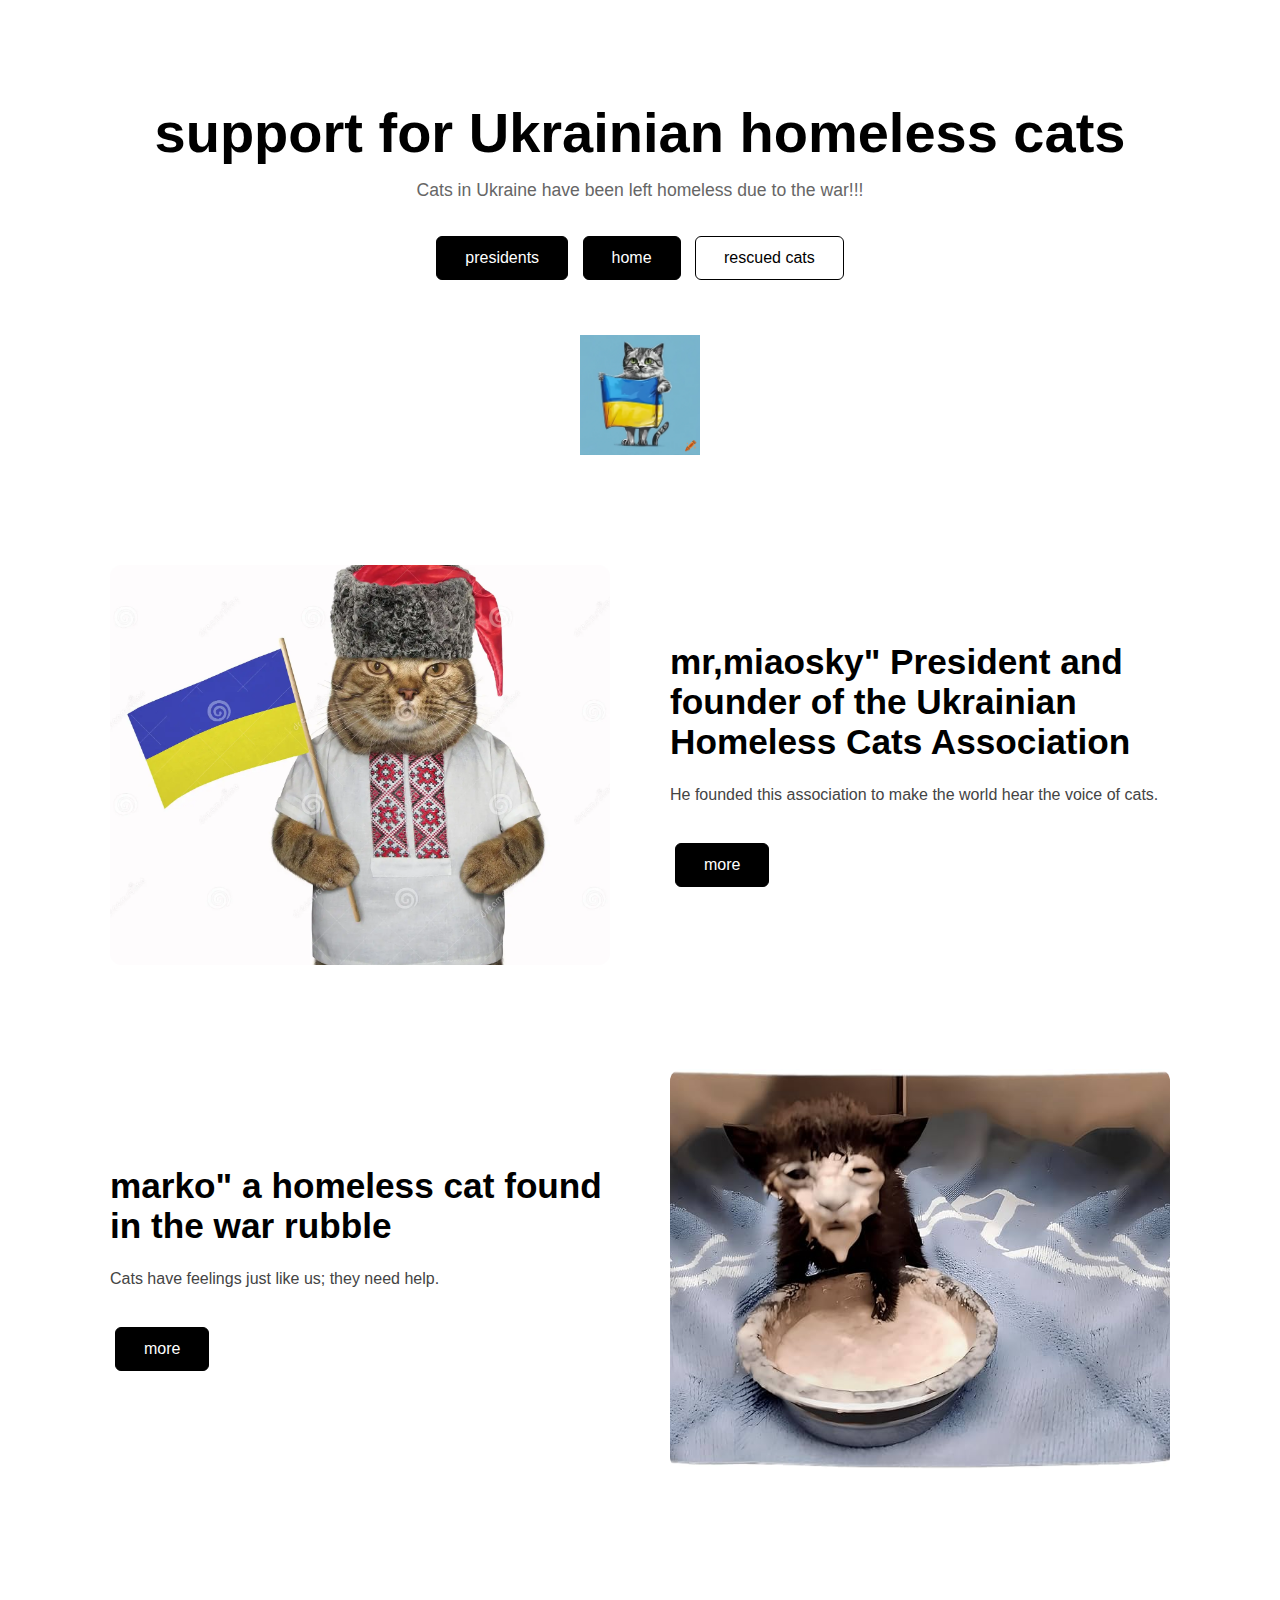
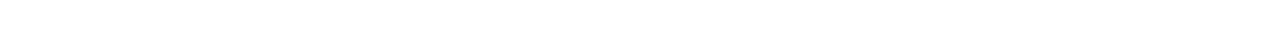
<file: index.html>
<!DOCTYPE html>
<html lang="tr">
<head>
    <meta charset="UTF-8">
    <meta name="viewport" content="width=device-width, initial-scale=1.0">
    <title>home</title>
    <link rel="stylesheet" href="style.css">
</head>
<body>
    <header class="hero">
        <h1>support for Ukrainian homeless cats</h1>
        <p>Cats in Ukraine have been left homeless due to the war!!!</p>
        <div class="hero-buttons">
            <a href="cv-index.html" class="btn btn-dark">presidents</a>
            <a href="index.html" class="btn btn-dark">home</a>
            <a href="projects-index.html" class="btn btn-light">rescued cats</a>
        </div>
        
        <div class="logo-section">
            <img src="kk999.webp" alt="Logo" class="main-logo">
        </div>
    </header>

    <main class="container">
        

        <section class="feature-row reverse">
            <div class="feature-text">
                <h2>mr,miaosky" President and founder of the Ukrainian Homeless Cats Association</h2>
                <p>He founded this association to make the world hear the voice of cats.</p>
                <a href="cv-index.html" class="btn btn-dark">more</a>
            </div>
            <div class="feature-image-container">
                <img src="cat-ukrainian-flag-cat-patriot-cossack-hat-holds-flag-ukraine-white-background-120700551.webp" alt="Feature 2" class="side-img">
            </div>
        </section>

        <section class="feature-row">
            <div class="feature-text">
                <h2>marko" a homeless cat found in the war rubble</h2>
                <p>Cats have feelings just like us; they need help.</p>
                <a href="projects-index.html" class="btn btn-dark">more</a>
            </div>
            <div class="feature-image-container">
                <img src="712tQUrusKL._AC_UF894,1000_QL80_.jpg" alt="Feature 1" class="side-img">
            </div>
        </section>

    </main>

</body>
</html>
</file>
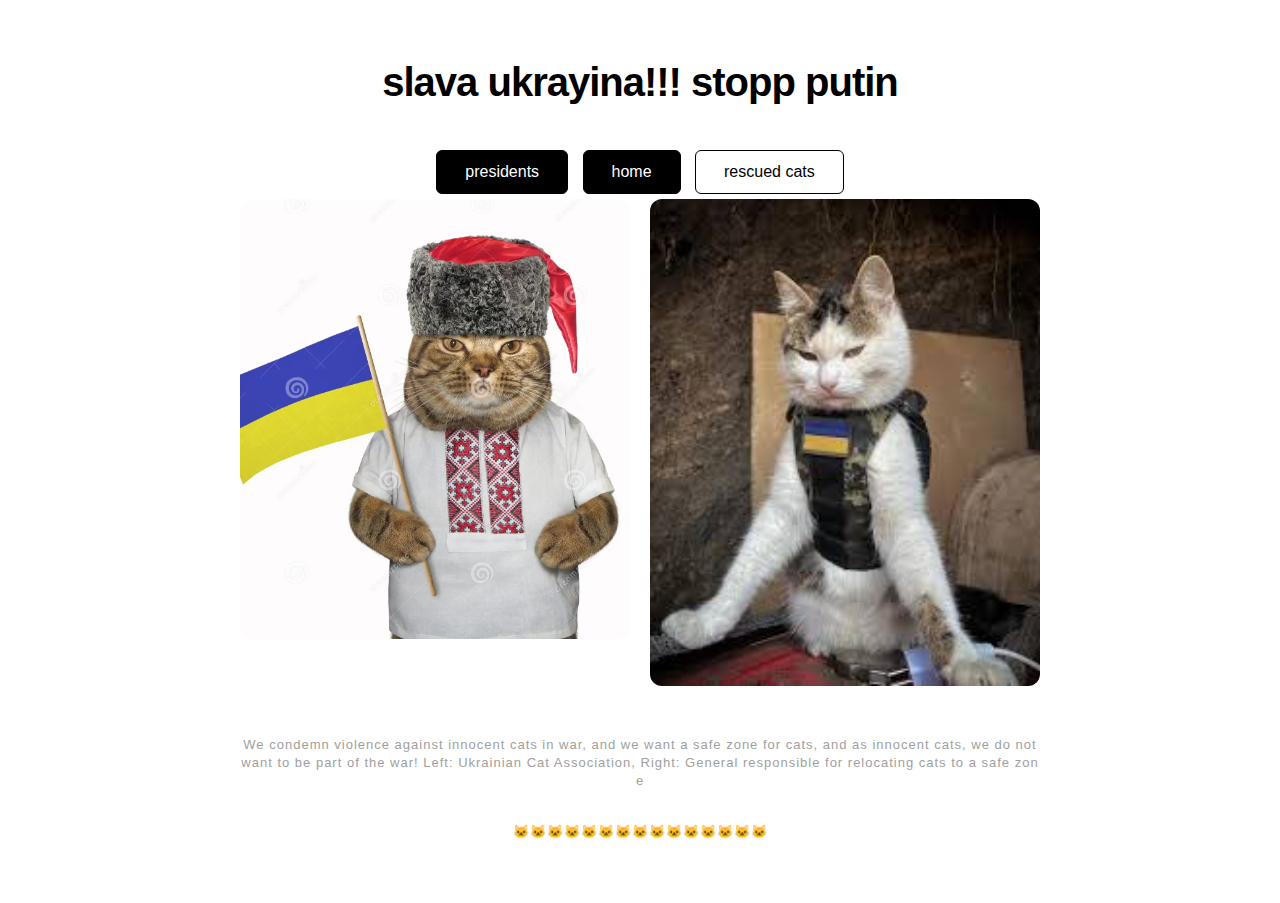
<file: cv-index.html>
<!DOCTYPE html>
<html lang="tr">
<head>
    <meta charset="UTF-8">
    <meta name="viewport" content="width=device-width, initial-scale=1.0">
    <title>Minimal CV - İki Görselli</title>
    <link rel="stylesheet" href="cv-style.css">
</head>
<body>

    <div class="cv-wrapper">
        <header class="header">
            <h1>slava ukrayina!!! stopp putin</h1>
        </header>

          <div class="hero-buttons">
            <a href="cv-index.html" class="btn btn-dark">presidents</a>
            <a href="index.html" class="btn btn-dark">home</a>
            <a href="projects-index.html" class="btn btn-light">rescued cats</a>
        </div>
        

        <div class="image-container">
            <div class="image-box">
                <img src="cat-ukrainian-flag-cat-patriot-cossack-hat-holds-flag-ukraine-white-background-120700551.jpg" alt="gorsel1">
            </div>
            <div class="image-box">
                <img src="c11.jpg" alt="gorsel2">
            </div>
        </div>

        <section class="content">
            <div class="text-block">
                <p>We condemn violence against innocent cats in war, and we want a safe zone for cats, and as innocent cats, we do not want to be part of the war!

Left: Ukrainian Cat Association,
Right: General responsible for relocating cats to a safe zone</p>
            </div>

            <div class="text-block">
                <p>🐱🐱🐱🐱🐱🐱🐱🐱🐱🐱🐱🐱🐱🐱🐱</p>
            </div>
        </section>
    </div>

</body>
</html>
</file>
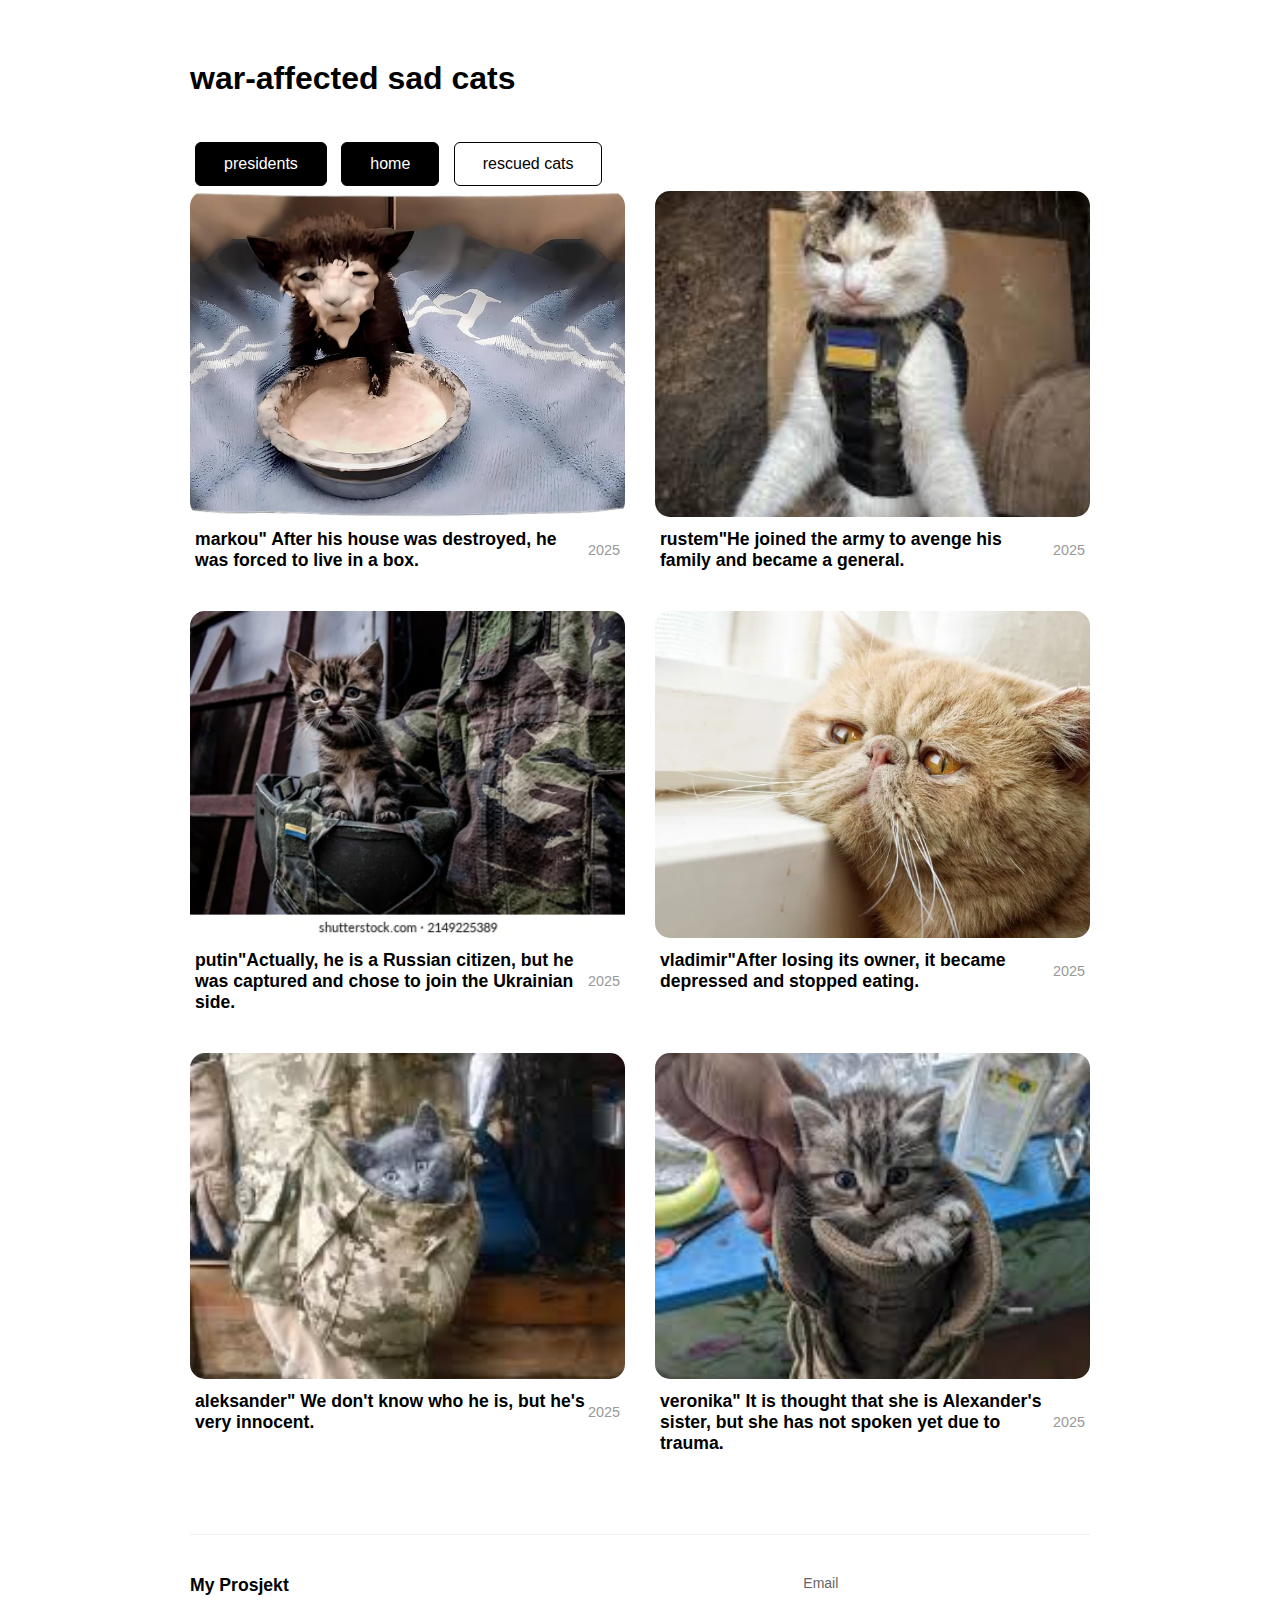
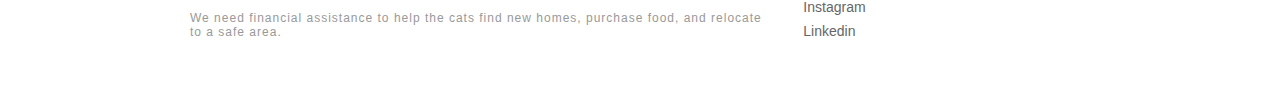
<file: projects-index.html>
<!DOCTYPE html>
<html lang="tr">
<head>
    <meta charset="UTF-8">
    <meta name="viewport" content="width=device-width, initial-scale=1.0">
    <title>support ukranian homless cats </title>
    <link rel="stylesheet" href="projects-style.css">
</head>
<body>

    <main class="main-container">
        <h1 class="page-title">war-affected sad cats</h1>

         <div class="hero-buttons">
            <a href="cv-index.html" class="btn btn-dark">presidents</a>
            <a href="index.html" class="btn btn-dark">home</a>
            <a href="projects-index.html" class="btn btn-light">rescued cats</a>
        </div>

        <div class="projects-grid">
            
            <div class="project-item">
                <div class="img-wrapper">
                    <img src="712tQUrusKL._AC_UF894,1000_QL80_.jpg" alt="Prosjekt 1">
                </div>
                <div class="project-info">
                    <span class="p-name">markou" After his house was destroyed, he was forced to live in a box.</span>
                    <span class="p-year">2025</span>
                </div>
            </div>

            <div class="project-item">
                <div class="img-wrapper">
                    <img src="c11.jpg" alt="Prosjekt 2">
                </div>
                <div class="project-info">
                    <span class="p-name">rustem"He joined the army to avenge his family and became a general.</span>
                    <span class="p-year">2025</span>
                </div>
            </div>

            <div class="project-item">
                <div class="img-wrapper">
                    <img src="cc2.webp" alt="Prosjekt 3">
                </div>
                <div class="project-info">
                    <span class="p-name">putin"Actually, he is a Russian citizen, but he was captured and chose to join the Ukrainian side.</span>
                    <span class="p-year">2025</span>
                </div>
            </div>

            <div class="project-item">
                <div class="img-wrapper">
                    <img src="cc3.webp" alt="Prosjekt 4">
                </div>
                <div class="project-info">
                    <span class="p-name">vladimir"After losing its owner, it became depressed and stopped eating.</span>
                    <span class="p-year">2025</span>
                </div>
            </div>

            <div class="project-item">
                <div class="img-wrapper">
                    <img src="cc4.jpg" alt="Prosjekt 5">
                </div>
                <div class="project-info">
                    <span class="p-name">aleksander" We don't know who he is, but he's very innocent.</span>
                    <span class="p-year">2025</span>
                </div>
            </div>

            <div class="project-item">
                <div class="img-wrapper">
                    <img src="cc5.jpg" alt="Prosjekt 6">
                </div>
                <div class="project-info">
                    <span class="p-name">veronika" It is thought that she is Alexander's sister, but she has not spoken yet due to trauma.</span>
                    <span class="p-year">2025</span>
                </div>
            </div>

        </div>

        <hr class="divider">

        <footer class="footer">
            <div class="my-prosjekt">
                <h3>My Prosjekt</h3>
                <p>We need financial assistance to help the cats find new homes, purchase food, and relocate to a safe area.</p>
            </div>
            <div class="social-links">
                <a href="#">Email</a>
                <a href="#">Instagram</a>
                <a href="#">Linkedin</a>
            </div>
        </footer>
    </main>

</body>
</html>
</file>
<file: style.css>
/* Temel Sıfırlama */
* {
    margin: 0;
    padding: 0;
    box-sizing: border-box;
    font-family: 'Inter', sans-serif, Arial;
}

body {
    background-color: #fff;
    color: #000;
}

/* Hero ve Butonlar */
.hero {
    text-align: center;
    padding: 100px 20px 50px;
}

.hero h1 {
    font-size: 3.5rem;
    margin-bottom: 15px;
}

.hero p {
    color: #666;
    font-size: 1.1rem;
    margin-bottom: 30px;
}

.btn {
    display: inline-block;
    padding: 12px 28px;
    border-radius: 6px;
    text-decoration: none;
    font-weight: 500;
    border: 1px solid #000;
    margin: 5px;
}

.btn-dark { background: #000; color: #fff; }
.btn-light { background: #fff; color: #000; }

/* 1. Görsel (Logo) Alanı */
.logo-section {
    margin-top: 50px;
    display: flex;
    justify-content: center;
}

.main-logo {
    max-width: 120px;
    height: auto;
    /* Link boşken kutu görünmesi için: */
    min-height: 80px; 
}

/* Konteyner Yapısı */
.container {
    max-width: 1100px;
    margin: 0 auto;
    padding: 60px 20px;
}

/* Yan yana bölümler */
.feature-row {
    display: flex;
    align-items: center;
    gap: 60px;
    margin-bottom: 100px;
}

.feature-row.reverse {
    flex-direction: row-reverse;
}

.feature-text { flex: 1; }

.feature-text h2 {
    font-size: 2.2rem;
    margin-bottom: 20px;
}

.feature-text p {
    color: #444;
    margin-bottom: 30px;
    line-height: 1.6;
}

/* 2. ve 3. Görsel Alanları */
.feature-image-container {
    flex: 1;
}

.side-img {
    width: 100%;
    height: 400px;
    object-fit: cover; /* Resmi kutuya sığdırır */
    border-radius: 12px;
    background-color: #f0f0f0; /* Resim yüklenene kadar gri kutu görünür */
}

/* Mobil Uyumluluk */
@media (max-width: 768px) {
    .feature-row, .feature-row.reverse {
        flex-direction: column;
        text-align: center;
    }
    
    .hero h1 { font-size: 2.5rem; }
}
</file>
<file: cv-style.css>
/* Temel Ayarlar */
* {
    margin: 0;
    padding: 0;
    box-sizing: border-box;
    font-family: 'Helvetica', Arial, sans-serif;
}

body {
    background-color: #fff;
    display: flex;
    justify-content: center;
    padding: 60px 20px;
}

.btn {
    display: inline-block;
    padding: 12px 28px;
    border-radius: 6px;
    text-decoration: none;
    font-weight: 500;
    border: 1px solid #000;
    margin: 5px;
}

.btn-dark { background: #000; color: #fff; }
.btn-light { background: #fff; color: #000; }


.cv-wrapper {
    width: 100%;
    max-width: 800px;
    text-align: center;
}

/* Başlık */
.header h1 {
    font-size: 2.5rem;
    font-weight: 800;
    margin-bottom: 40px;
    letter-spacing: -1px;
}

/* Görselleri Yan Yana Getiren Flexbox Yapısı */
.image-container {
    display: flex;       /* Yan yana dizilimi sağlar */
    gap: 20px;          /* Görseller arasındaki boşluk */
    margin-bottom: 50px;
    justify-content: center;
}

.image-box {
    flex: 1;            /* Her iki kutunun eşit genişlikte olmasını sağlar */
}

.image-box img {
    width: 100%;        /* Kutunun içine tam sığması için */
    height: auto;
    border-radius: 12px;
    background-color: #f7f7f2; /* Görsel yokken dolgu rengi */
    display: block;
    object-fit: cover;
}

/* Metin Alanları */
.content {
    display: flex;
    flex-direction: column;
    gap: 30px;
    align-items: center;
}

.text-block p {
    color: #a0a0a0;     /* Görseldeki gibi açık gri tonu */
    font-size: 13px;
    line-height: 1.4;
    letter-spacing: 1px;
    word-break: break-all;
    margin-bottom: 2px;
}

/* Mobil Uyumluluk: Ekran küçülünce görseller alt alta gelir */
@media (max-width: 600px) {
    .image-container {
        flex-direction: column;
    }
    
    .header h1 {
        font-size: 2rem;
    }
}
</file>
<file: projects-style.css>
/* Genel Sıfırlama */
* {
    margin: 0;
    padding: 0;
    box-sizing: border-box;
    font-family: Arial, sans-serif;
}

body {
    background-color: #ffffff;
    padding: 60px 20px;
}

.main-container {
    max-width: 900px;
    margin: 0 auto;
}

.page-title {
    font-size: 2rem;
    font-weight: bold;
    margin-bottom: 40px;
}

.btn {
    display: inline-block;
    padding: 12px 28px;
    border-radius: 6px;
    text-decoration: none;
    font-weight: 500;
    border: 1px solid #000;
    margin: 5px;
}

.btn-dark { background: #000; color: #fff; }
.btn-light { background: #fff; color: #000; }

/* Izgara Düzeni (Grid) */
.projects-grid {
    display: grid;
    grid-template-columns: 1fr 1fr; /* 2 sütun */
    gap: 40px 30px; /* Satır ve sütun boşluğu */
    margin-bottom: 80px;
}

/* Proje Kutusu */
.img-wrapper {
    width: 100%;
    aspect-ratio: 4 / 3; /* Görseldeki gibi dikdörtgen form */
    background-color: #f2f2ed; /* Boşken görünecek renk */
    border-radius: 15px;
    overflow: hidden;
    margin-bottom: 12px;
}

.img-wrapper img {
    width: 100%;
    height: 100%;
    object-fit: cover; /* Resmi kutuya orantılı sığdırır */
    display: block;
}

/* Metin Bilgileri (Alt alta değil, yan yana yayılmış) */
.project-info {
    display: flex;
    justify-content: space-between;
    align-items: center;
    padding: 0 5px;
}

.p-name {
    font-weight: bold;
    font-size: 1.1rem;
}

.p-year {
    color: #999;
    font-size: 0.9rem;
}

/* Alt Çizgi */
.divider {
    border: 0;
    border-top: 1px solid #eee;
    margin-bottom: 40px;
}

/* Footer (Footer Alt Bölüm) */
.footer {
    display: flex;
    justify-content: space-between;
    gap: 40px;
}

.my-prosjekt {
    flex: 2;
}

.my-prosjekt h3 {
    margin-bottom: 15px;
    font-size: 1.1rem;
}

.my-prosjekt p {
    color: #999;
    font-size: 12px;
    letter-spacing: 1px;
    line-height: 1.2;
    word-break: break-all;
}

.social-links {
    flex: 1;
    display: flex;
    flex-direction: column;
    gap: 8px;
}

.social-links a {
    text-decoration: none;
    color: #666;
    font-size: 14px;
}

.social-links a:hover {
    color: #000;
}

/* Mobil Uyumluluk */
@media (max-width: 650px) {
    .projects-grid {
        grid-template-columns: 1fr; /* Mobilde tek sütun */
    }
    .footer {
        flex-direction: column;
    }
}
</file>
